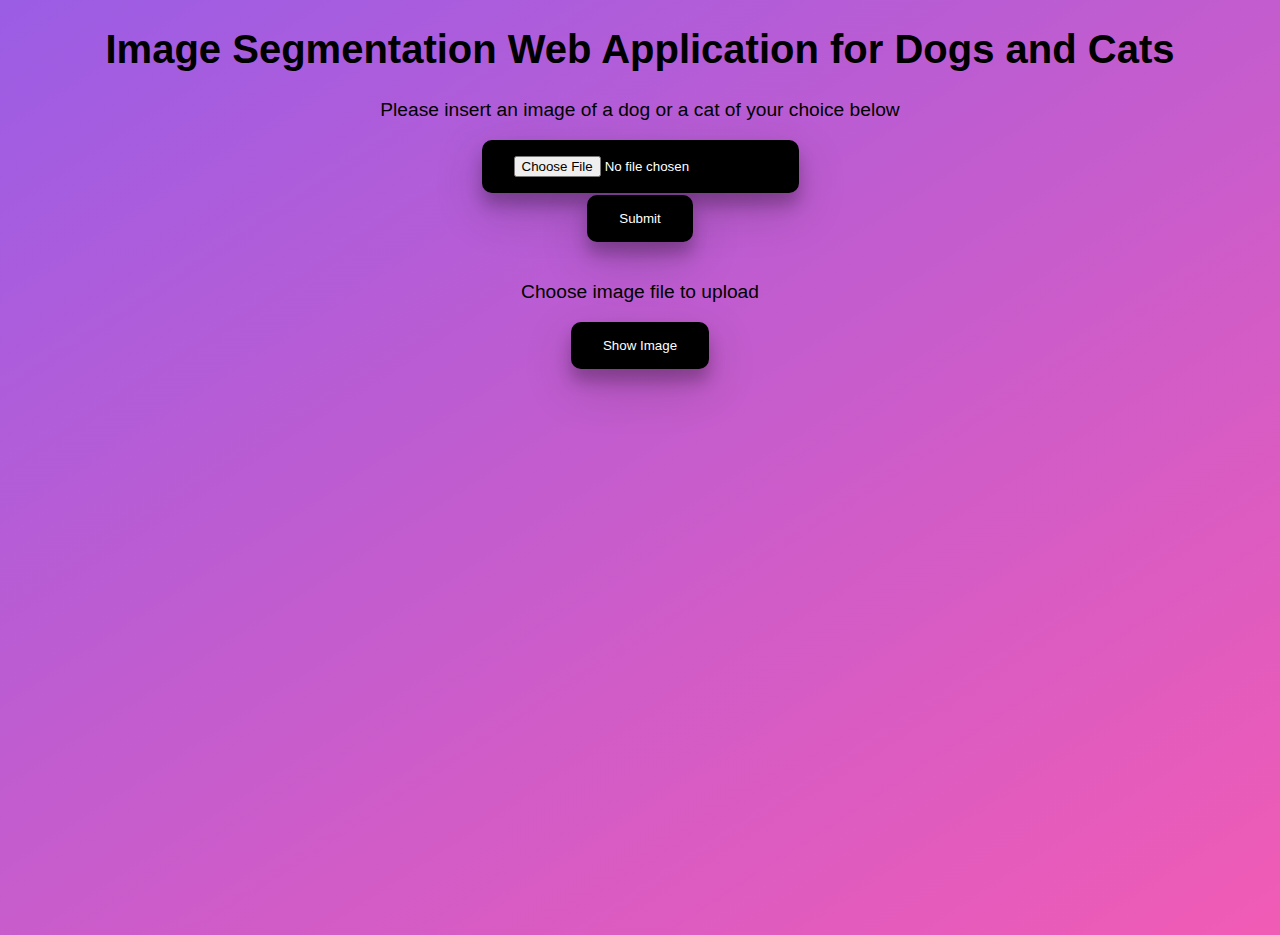
<file: templates/index_upload_and_display_image.html>
<!DOCTYPE html>
<html lang="en">
<head>
    <link rel="stylesheet" href='/static/css/main.css' />
    <title>Image Segmentation Web App</title>
  </head>
  <body>
    <h1 style="text-align: center;">Image Segmentation Web Application for Dogs and Cats</h1>
    <p style="text-align: center;">Please insert an image of a dog or a cat of your choice below</p>
 
    <form method="POST" enctype="multipart/form-data" action="/">
        <input type="file" id="myFile" name="uploaded-file" accept=".png">
        <input type="submit" value="Submit">
    </form>
  <br>
  <p style="text-align: center;">Choose image file to upload</p>
  <form action="/show_data" target="_blank">
        <input type="submit" value="Show Image" />
    </form>
  </body>
</html>
</file>
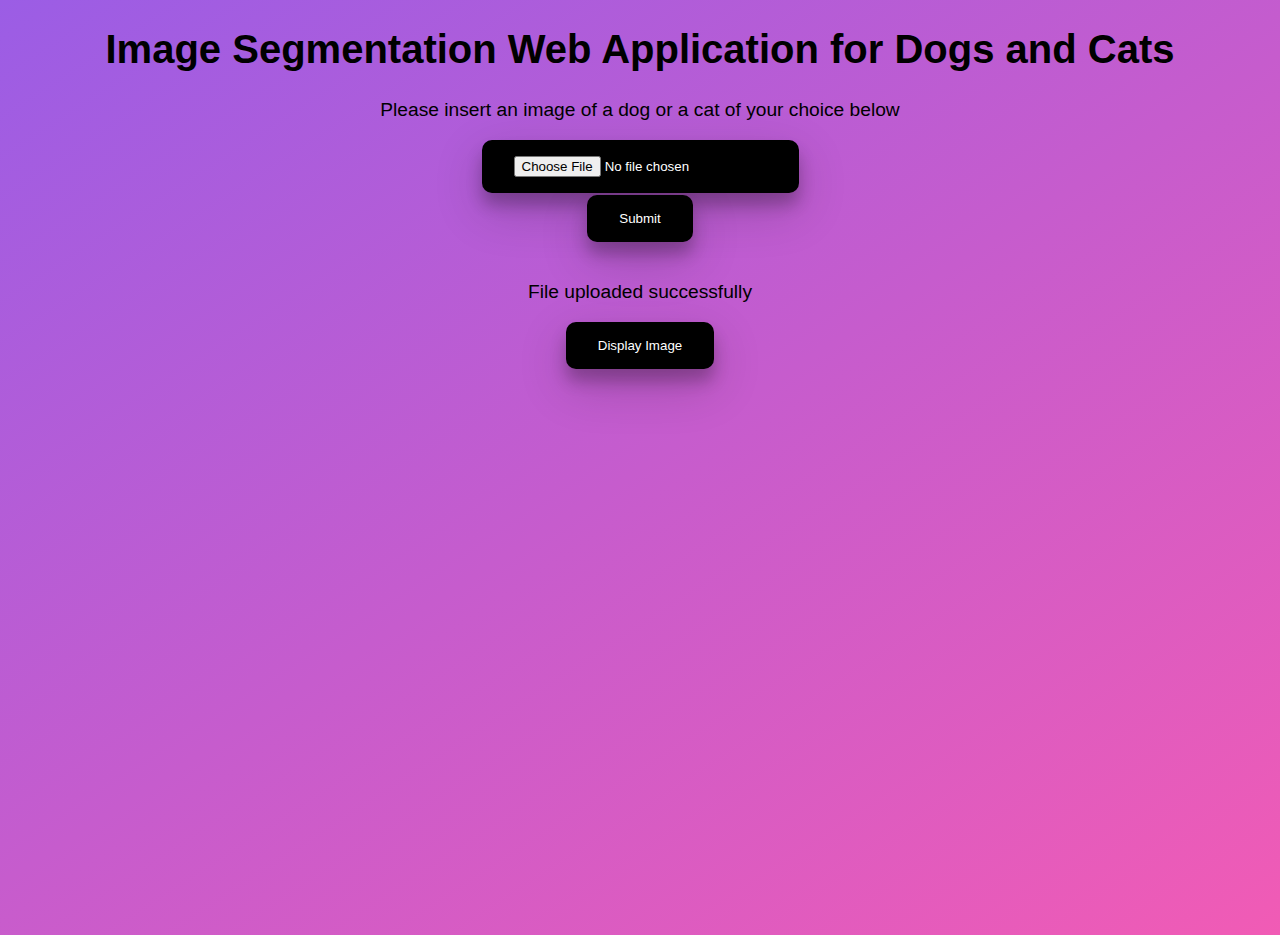
<file: templates/index_upload_and_display_image_page2.html>
<!DOCTYPE html>
<html lang="en">
<head>
    <link rel="stylesheet" href='/static/css/main.css' />
    <title>Image Segmentation Web App</title>
  </head>
  <body>
    <h1 style="text-align: center;">Image Segmentation Web Application for Dogs and Cats</h1>
    <p style="text-align: center;">Please insert an image of a dog or a cat of your choice below</p>
    <form method="POST" enctype="multipart/form-data" action="/">
        <input type="file" id="myFile" name="uploaded-file" accept=".png">
        <input type="submit" value="Submit">
    </form>
  <br>
  <p style="text-align: center;" style="color:black;">File uploaded successfully</p>
  <form action="/show_image" target="_blank">
        <input type="submit" value="Display Image" />
    </form>
  </body>
</html>
</file>
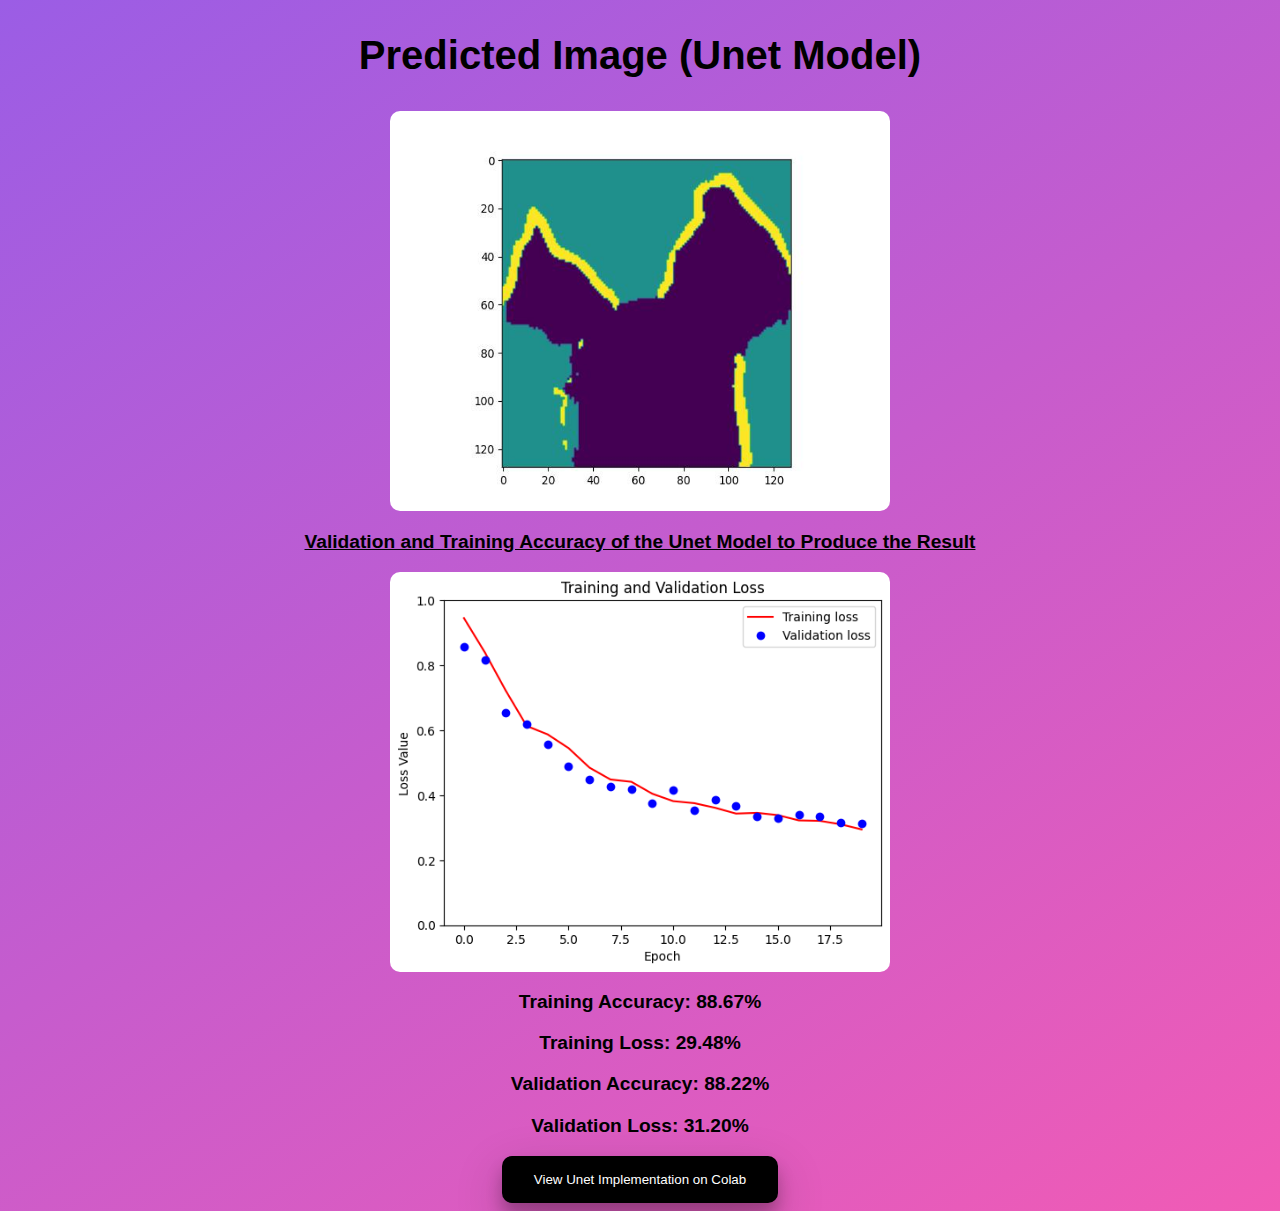
<file: templates/predicted_image.html>
<!DOCTYPE html>
<html lang="en">
<head>
  <title>Unet Prediction</title>
  <style>
    #myImg {
      border-radius: 10px;
      cursor: pointer;
      transition: 0.3s;
    }
    
    #myImg:hover {opacity: 0.7;}
    
    /* The Modal (background) */
    .modal {
      display: none; /* Hidden by default */
      position: fixed; /* Stay in place */
      z-index: 1; /* Sit on top */
      padding-top: 100px; /* Location of the box */
      left: 0;
      top: 0;
      width: 100%; /* Full width */
      height: 100%; /* Full height */
      overflow: auto; /* Enable scroll if needed */
      background-color: rgb(0,0,0); /* Fallback color */
      background-color: rgba(0,0,0,0.9); /* Black w/ opacity */
    }
    
    /* Modal Content (image) */
    .modal-content {
      margin: auto;
      display: block;
      width: 80%;
      max-width: 700px;
    }
    
    /* Caption of Modal Image */
    #caption {
      margin: auto;
      display: block;
      width: 80%;
      max-width: 700px;
      text-align: center;
      color: #ccc;
      padding: 10px 0;
      height: 150px;
    }
    
    /* Add Animation */
    .modal-content, #caption {  
      animation-name: zoom;
      animation-duration: 0.6s;
    }
    
    @keyframes zoom {
      from {transform: scale(0.1)} 
      to {transform: scale(1)}
    }
    
    /* The Close Button */
    .close {
      position: absolute;
      top: 15px;
      right: 35px;
      color: #f1f1f1;
      font-size: 40px;
      font-weight: bold;
      transition: 0.3s;
    }
    
    .close:hover,
    .close:focus {
      color: #bbb;
      text-decoration: none;
      cursor: pointer;
    }
    
    /* 100% Image Width on Smaller Screens */
    @media only screen and (max-width: 700px){
      .modal-content {
        width: 100%;
      }
    }
    </style>
    <link rel="stylesheet" href='/static/css/main.css' />
  </head>
  <body>
<h2 style="text-align: center;">Predicted Image (Unet Model)</h2>
 
<img id="myImg" src="/static/uploads/predicted_image.jpeg" alt="Unet Predicted Image" width="500" height="400" class="center">

<p style="text-align: center;"><u><b>Validation and Training Accuracy of the Unet Model to Produce the Result</b></u><p>
  <img id="myImg" src="/static/uploads/unet_stats.png" width="500" height="400" class="center">

  <div class="center">
    <p style="text-align: center;"><b>Training Accuracy: 88.67%</b> </p>
    <p style="text-align: center;"><b>Training Loss: 29.48%</b></p>
    <p style="text-align: center;"><b>Validation Accuracy: 88.22%</b></p>
    <p style="text-align: center;"><b>Validation Loss: 31.20%</b></p>
  </div>


  <form action="https://colab.research.google.com/drive/1EChiRR90zoA55My2KwkqTg9wZiojUpPV#" target="_blank">
    <input type="submit" value="View Unet Implementation on Colab" />
  </form>  


<!-- The Modal -->
<div id="myModal" class="modal">
  <span class="close">&times;</span>
  <img class="modal-content" id="img01">
  <div id="caption"></div>
</div>

<script>
  // Get the modal
  var modal = document.getElementById('myModal');
  
  // Get the image and insert it inside the modal - use its "alt" text as a caption
  var img = document.getElementById('myImg');
  var modalImg = document.getElementById("img01");
  var captionText = document.getElementById("caption");
  img.onclick = function(){
    modal.style.display = "block";
    modalImg.src = this.src;
    captionText.innerHTML = this.alt;
  }
  
  // Get the <span> element that closes the modal
  var span = document.getElementsByClassName("close")[0];
  
  // When the user clicks on <span> (x), close the modal
  span.onclick = function() { 
    modal.style.display = "none";
  }
  </script>
    </body>
</html>
</file>
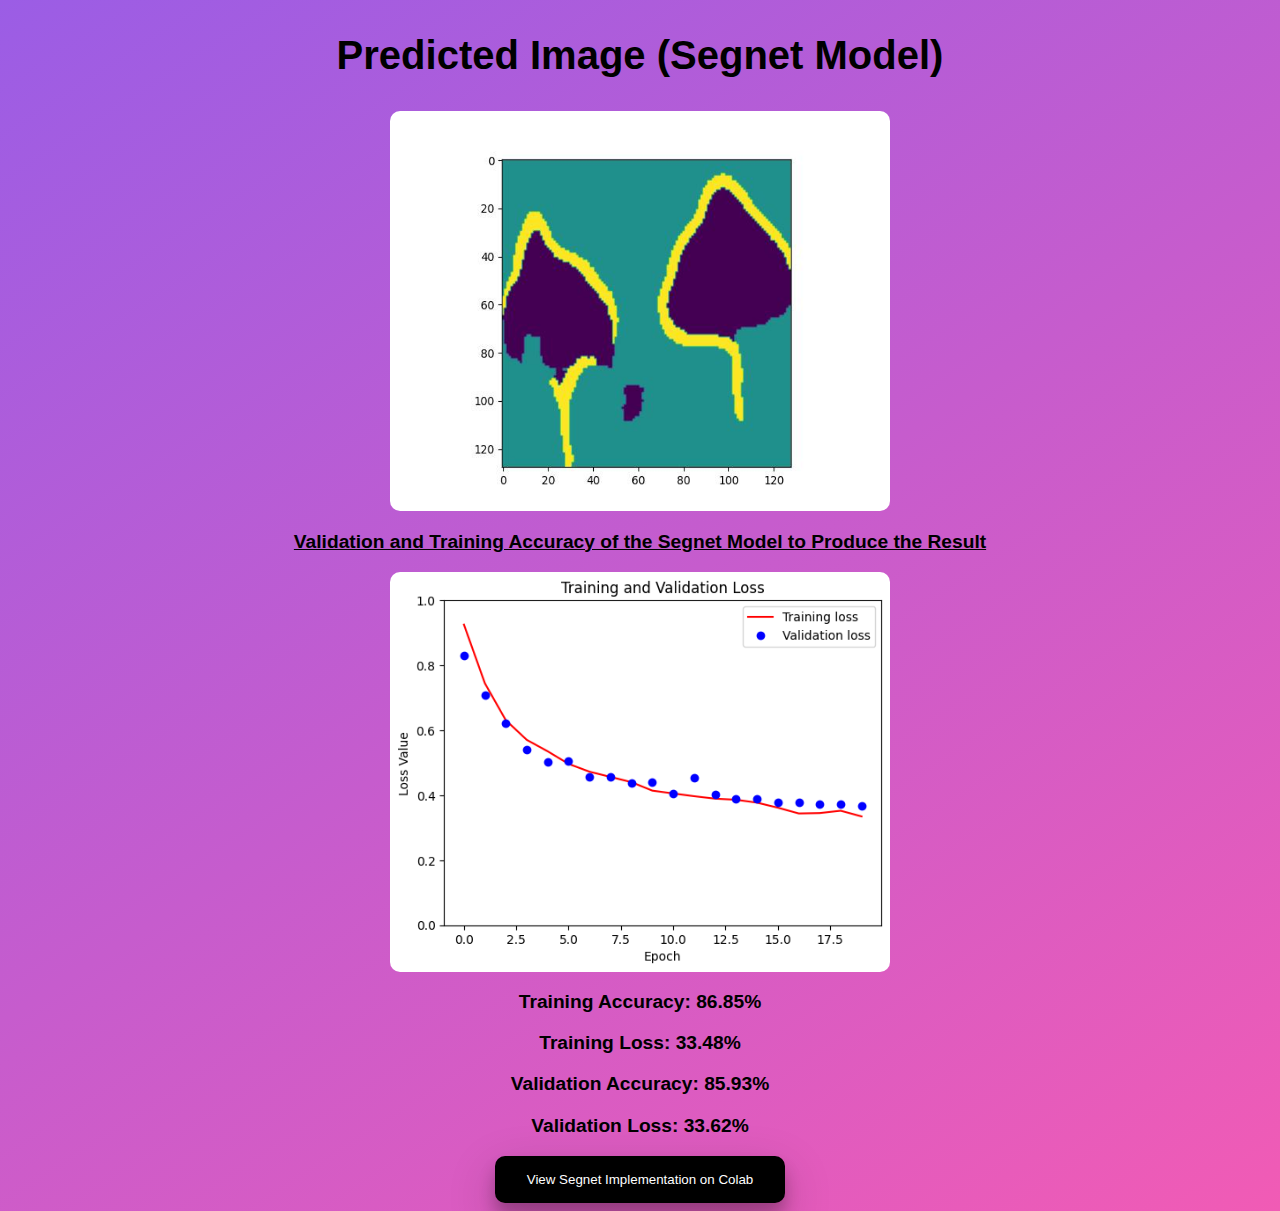
<file: templates/segnet_image.html>
<!DOCTYPE html>
<html lang="en">
<head>
  <title>Segnet Prediction</title>
  <style>
    #myImg {
      border-radius: 10px;
      cursor: pointer;
      transition: 0.3s;
    }
    
    #myImg:hover {opacity: 0.7;}
    
    /* The Modal (background) */
    .modal {
      display: none; /* Hidden by default */
      position: fixed; /* Stay in place */
      z-index: 1; /* Sit on top */
      padding-top: 100px; /* Location of the box */
      left: 0;
      top: 0;
      width: 100%; /* Full width */
      height: 100%; /* Full height */
      overflow: auto; /* Enable scroll if needed */
      background-color: rgb(0,0,0); /* Fallback color */
      background-color: rgba(0,0,0,0.9); /* Black w/ opacity */
    }
    
    /* Modal Content (image) */
    .modal-content {
      margin: auto;
      display: block;
      width: 80%;
      max-width: 700px;
    }
    
    /* Caption of Modal Image */
    #caption {
      margin: auto;
      display: block;
      width: 80%;
      max-width: 700px;
      text-align: center;
      color: #ccc;
      padding: 10px 0;
      height: 150px;
    }
    
    /* Add Animation */
    .modal-content, #caption {  
      animation-name: zoom;
      animation-duration: 0.6s;
    }
    
    @keyframes zoom {
      from {transform: scale(0.1)} 
      to {transform: scale(1)}
    }
    
    /* The Close Button */
    .close {
      position: absolute;
      top: 15px;
      right: 35px;
      color: #f1f1f1;
      font-size: 40px;
      font-weight: bold;
      transition: 0.3s;
    }
    
    .close:hover,
    .close:focus {
      color: #bbb;
      text-decoration: none;
      cursor: pointer;
    }
    
    /* 100% Image Width on Smaller Screens */
    @media only screen and (max-width: 700px){
      .modal-content {
        width: 100%;
      }
    }
    </style>
    <link rel="stylesheet" href='/static/css/main.css' />
  </head>
  <body>

    <h2 style="text-align: center;">Predicted Image (Segnet Model)</h2>

<img id="myImg" src="/static/uploads/segnet_image.jpeg" alt="Segnet Predicted Image" width="500" height="400" class="center">


<p style="text-align: center;"><u><b>Validation and Training Accuracy of the Segnet Model to Produce the Result</b></u><p>
<img id="myImg" src="/static/uploads/segnet_stats.png" alt="Segnet Prediction Statistics" width="500" height="400" class="center">

<div id="myModal" class="modal">
  <span class="close">&times;</span>
  <img class="modal-content" id="img01">
  <div id="caption"></div>
</div>

<p style="text-align: center;"><b>Training Accuracy: 86.85% </b></p>
<p style="text-align: center;"><b>Training Loss: 33.48%</b></p>
<p style="text-align: center;"><b>Validation Accuracy: 85.93%</b></p>
<p style="text-align: center;"><b>Validation Loss: 33.62%</b></p>

<form action="https://colab.research.google.com/drive/1wzaoAEPj3GPWRLTj0sd3QA6DSevZP5mI" target="_blank" >
  <input type="submit" value="View Segnet Implementation on Colab" />
</form>



<script>
  // Get the modal
  var modal = document.getElementById('myModal');
  
  // Get the image and insert it inside the modal - use its "alt" text as a caption
  var img = document.getElementById('myImg');
  var modalImg = document.getElementById("img01");
  var captionText = document.getElementById("caption");
  img.onclick = function(){
    modal.style.display = "block";
    modalImg.src = this.src;
    captionText.innerHTML = this.alt;
  }
  
  // Get the <span> element that closes the modal
  var span = document.getElementsByClassName("close")[0];
  
  // When the user clicks on <span> (x), close the modal
  span.onclick = function() { 
    modal.style.display = "none";
  }
  </script>

    </body>
</html>
</file>
<file: static/css/main.css>
body {
    background-color: #757f9a;;
    background-image: linear-gradient(147deg, #9b5de5 0%, #f15bb5 100%);
    min-height: 100vh;
    }
   
  h1 {
    font-family: Verdana, Geneva, sans-serif;
    font-size: 2.5em;
    color: black;
    place-content: center;
    }
  h2{
    font-family: Verdana, Geneva, sans-serif;
    font-size: 2.5em;
    color: black;
    place-content: center;
  }
  h3{
    font-family: Verdana, Geneva, sans-serif;
    font-size: 2.5em;
    color: black;
    place-content: center;
  }
  p {
    font-family: Verdana, Geneva, sans-serif;
    font-size: 1.2em;
    color: black;
    }
  input[type=button], input[type=submit], input[type=reset], input[type=file] {
    background-color: black;
    border: none;
    color: white;
    padding: 16px 32px;
    text-decoration: none;
    display: block;
    margin-left: auto;
    margin-right: auto;
    margin-top: 2px;
    margin-bottom: 2px;
    cursor: pointer;
    box-shadow: 0 12px 16px 0 rgba(0,0,0,0.24), 0 17px 50px 0 rgba(0,0,0,0.19);
    transition-duration: 0.4s;
    border-radius: 10px;
    }
  input:hover{
    background-color: grey;
  }

  .center {
    display: block;
    margin-left: auto;
    margin-right: auto;
  }
</file>
